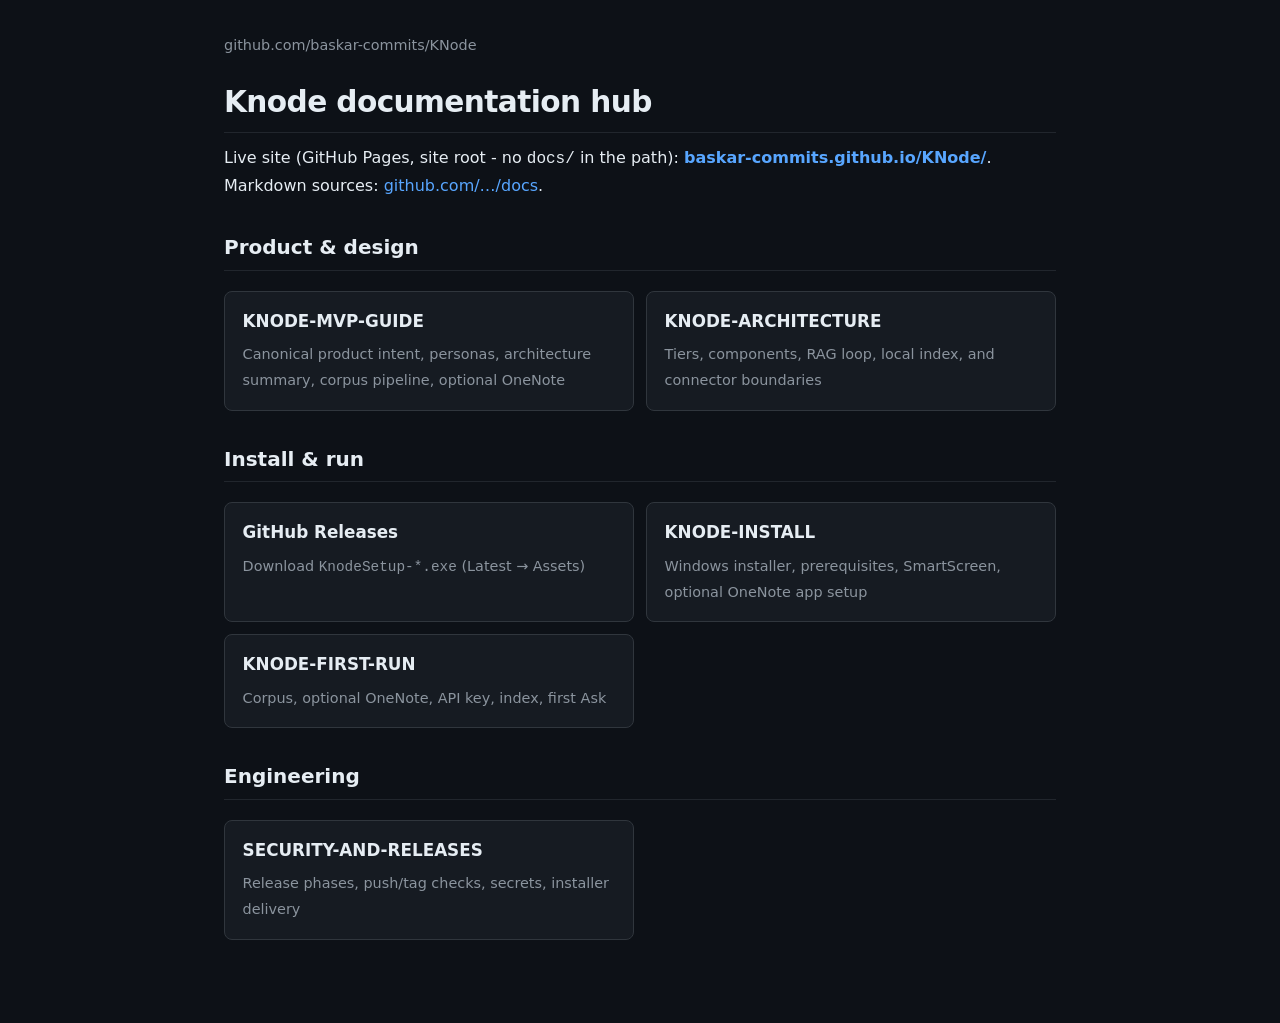
<file: docs/index.html>
﻿<!DOCTYPE html>
<html lang="en">
<head>
  <meta charset="utf-8" />
  <meta name="viewport" content="width=device-width, initial-scale=1" />
  <title>Knode - documentation hub</title>
  <link rel="stylesheet" href="assets/docs-html.css" />
</head>
<body>
  <div class="hub-inner">
    <a class="home" href="https://github.com/baskar-commits/KNode">github.com/baskar-commits/KNode</a>
    <h1>Knode documentation hub</h1>
    <p>Live site (GitHub Pages, site root - no <code>docs/</code> in the path): <strong><a href="https://baskar-commits.github.io/KNode/">baskar-commits.github.io/KNode/</a></strong>. Markdown sources: <a href="https://github.com/baskar-commits/KNode/tree/main/docs">github.com/…/docs</a>.</p>

    <h2>Product &amp; design</h2>
    <div class="cards">
      <a class="card" href="https://baskar-commits.github.io/KNode/KNODE-MVP-GUIDE.html"><strong>KNODE-MVP-GUIDE</strong><span>Canonical product intent, personas, architecture summary, corpus pipeline, optional OneNote</span></a>
      <a class="card" href="https://baskar-commits.github.io/KNode/KNODE-ARCHITECTURE.html"><strong>KNODE-ARCHITECTURE</strong><span>Tiers, components, RAG loop, local index, and connector boundaries</span></a>
    </div>

    <h2>Install &amp; run</h2>
    <div class="cards">
      <a class="card" href="https://github.com/baskar-commits/KNode/releases"><strong>GitHub Releases</strong><span>Download <code>KnodeSetup-*.exe</code> (Latest → Assets)</span></a>
      <a class="card" href="https://baskar-commits.github.io/KNode/KNODE-INSTALL.html"><strong>KNODE-INSTALL</strong><span>Windows installer, prerequisites, SmartScreen, optional OneNote app setup</span></a>
      <a class="card" href="https://baskar-commits.github.io/KNode/KNODE-FIRST-RUN.html"><strong>KNODE-FIRST-RUN</strong><span>Corpus, optional OneNote, API key, index, first Ask</span></a>
    </div>

    <h2>Engineering</h2>
    <div class="cards">
      <a class="card" href="https://github.com/baskar-commits/KNode/blob/main/docs/SECURITY-AND-RELEASES.md"><strong>SECURITY-AND-RELEASES</strong><span>Release phases, push/tag checks, secrets, installer delivery</span></a>
    </div>
  </div>
</body>
</html>
</file>
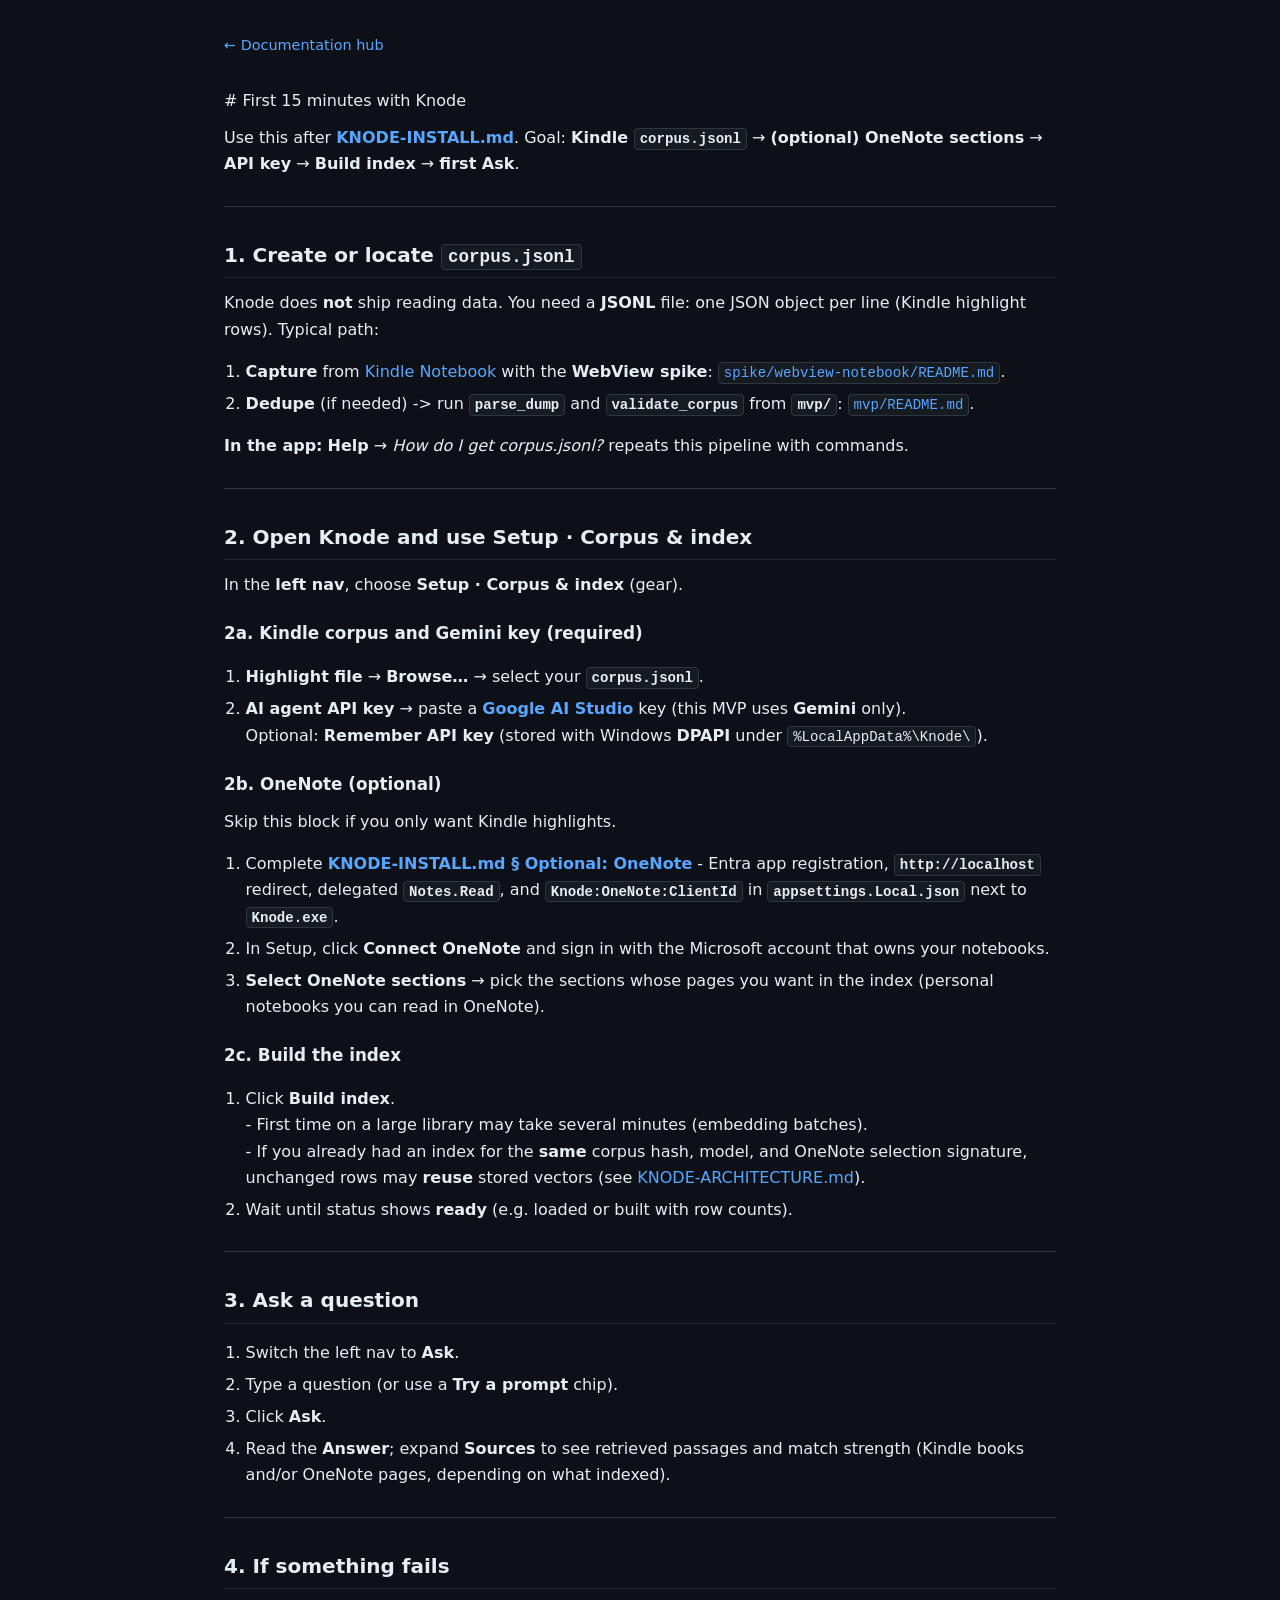
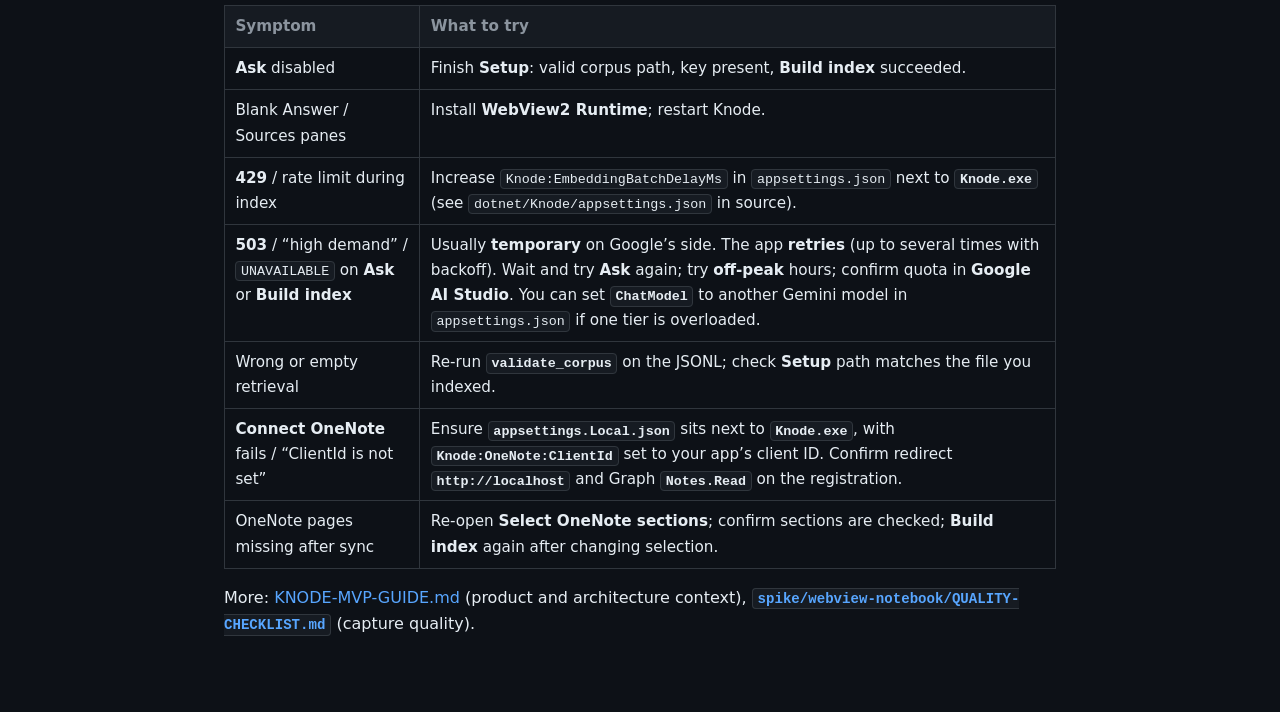
<file: docs/KNODE-FIRST-RUN.html>
<!DOCTYPE html>
<html lang="en">
<head>
  <meta charset="utf-8" />
  <meta name="viewport" content="width=device-width, initial-scale=1" />
  <title>Documentation | Knode docs</title>
  <link rel="stylesheet" href="assets/docs-html.css" />

</head>
<body>
  <article class="doc">
    <a class="back" href="index.html">← Documentation hub</a>
    <p>﻿# First 15 minutes with Knode</p>
<p>Use this after <strong><a href="KNODE-INSTALL.html">KNODE-INSTALL.md</a></strong>. Goal: <strong>Kindle <code>corpus.jsonl</code></strong> → <strong>(optional) OneNote sections</strong> → <strong>API key</strong> → <strong>Build index</strong> → <strong>first Ask</strong>.</p>
<hr />
<h2>1. Create or locate <code>corpus.jsonl</code></h2>
<p>Knode does <strong>not</strong> ship reading data. You need a <strong>JSONL</strong> file: one JSON object per line (Kindle highlight rows). Typical path:</p>
<ol>
<li><strong>Capture</strong> from <a href="https://read.amazon.com/notebook">Kindle Notebook</a> with the <strong>WebView spike</strong>: <a href="https://github.com/baskar-commits/KNode/blob/main/spike/webview-notebook/README.md"><code>spike/webview-notebook/README.md</code></a>.</li>
<li><strong>Dedupe</strong> (if needed) -&gt; run <strong><code>parse_dump</code></strong> and <strong><code>validate_corpus</code></strong> from <strong><code>mvp/</code></strong>: <a href="https://github.com/baskar-commits/KNode/blob/main/mvp/README.md"><code>mvp/README.md</code></a>.</li>
</ol>
<p><strong>In the app:</strong> <strong>Help</strong> → <em>How do I get corpus.jsonl?</em> repeats this pipeline with commands.</p>
<hr />
<h2>2. Open Knode and use <strong>Setup · Corpus &amp; index</strong></h2>
<p>In the <strong>left nav</strong>, choose <strong>Setup · Corpus &amp; index</strong> (gear).</p>
<h3>2a. Kindle corpus and Gemini key (required)</h3>
<ol>
<li><strong>Highlight file</strong> → <strong>Browse…</strong> → select your <strong><code>corpus.jsonl</code></strong>.</li>
<li><strong>AI agent API key</strong> → paste a <strong><a href="https://aistudio.google.com/apikey">Google AI Studio</a></strong> key (this MVP uses <strong>Gemini</strong> only).<br />
   Optional: <strong>Remember API key</strong> (stored with Windows <strong>DPAPI</strong> under <code>%LocalAppData%\Knode\</code>).</li>
</ol>
<h3>2b. OneNote (optional)</h3>
<p>Skip this block if you only want Kindle highlights.</p>
<ol>
<li>Complete <strong><a href="KNODE-INSTALL.html#optional-onenote-personal-or-work-microsoft-account">KNODE-INSTALL.md § Optional: OneNote</a></strong> - Entra app registration, <strong><code>http://localhost</code></strong> redirect, delegated <strong><code>Notes.Read</code></strong>, and <strong><code>Knode:OneNote:ClientId</code></strong> in <strong><code>appsettings.Local.json</code></strong> next to <strong><code>Knode.exe</code></strong>.</li>
<li>In Setup, click <strong>Connect OneNote</strong> and sign in with the Microsoft account that owns your notebooks.</li>
<li><strong>Select OneNote sections</strong> → pick the sections whose pages you want in the index (personal notebooks you can read in OneNote).</li>
</ol>
<h3>2c. Build the index</h3>
<ol>
<li>Click <strong>Build index</strong>.<br />
   - First time on a large library may take several minutes (embedding batches).<br />
   - If you already had an index for the <strong>same</strong> corpus hash, model, and OneNote selection signature, unchanged rows may <strong>reuse</strong> stored vectors (see <a href="KNODE-ARCHITECTURE.html">KNODE-ARCHITECTURE.md</a>).</li>
<li>Wait until status shows <strong>ready</strong> (e.g. loaded or built with row counts).</li>
</ol>
<hr />
<h2>3. Ask a question</h2>
<ol>
<li>Switch the left nav to <strong>Ask</strong>.</li>
<li>Type a question (or use a <strong>Try a prompt</strong> chip).</li>
<li>Click <strong>Ask</strong>.</li>
<li>Read the <strong>Answer</strong>; expand <strong>Sources</strong> to see retrieved passages and match strength (Kindle books and/or OneNote pages, depending on what indexed).</li>
</ol>
<hr />
<h2>4. If something fails</h2>
<table>
<thead>
<tr>
<th>Symptom</th>
<th>What to try</th>
</tr>
</thead>
<tbody>
<tr>
<td><strong>Ask</strong> disabled</td>
<td>Finish <strong>Setup</strong>: valid corpus path, key present, <strong>Build index</strong> succeeded.</td>
</tr>
<tr>
<td>Blank Answer / Sources panes</td>
<td>Install <strong>WebView2 Runtime</strong>; restart Knode.</td>
</tr>
<tr>
<td><strong>429</strong> / rate limit during index</td>
<td>Increase <code>Knode:EmbeddingBatchDelayMs</code> in <code>appsettings.json</code> next to <strong><code>Knode.exe</code></strong> (see <code>dotnet/Knode/appsettings.json</code> in source).</td>
</tr>
<tr>
<td><strong>503</strong> / “high demand” / <code>UNAVAILABLE</code> on <strong>Ask</strong> or <strong>Build index</strong></td>
<td>Usually <strong>temporary</strong> on Google’s side. The app <strong>retries</strong> (up to several times with backoff). Wait and try <strong>Ask</strong> again; try <strong>off-peak</strong> hours; confirm quota in <strong>Google AI Studio</strong>. You can set <strong><code>ChatModel</code></strong> to another Gemini model in <code>appsettings.json</code> if one tier is overloaded.</td>
</tr>
<tr>
<td>Wrong or empty retrieval</td>
<td>Re-run <strong><code>validate_corpus</code></strong> on the JSONL; check <strong>Setup</strong> path matches the file you indexed.</td>
</tr>
<tr>
<td><strong>Connect OneNote</strong> fails / “ClientId is not set”</td>
<td>Ensure <strong><code>appsettings.Local.json</code></strong> sits next to <strong><code>Knode.exe</code></strong>, with <strong><code>Knode:OneNote:ClientId</code></strong> set to your app’s client ID. Confirm redirect <strong><code>http://localhost</code></strong> and Graph <strong><code>Notes.Read</code></strong> on the registration.</td>
</tr>
<tr>
<td>OneNote pages missing after sync</td>
<td>Re-open <strong>Select OneNote sections</strong>; confirm sections are checked; <strong>Build index</strong> again after changing selection.</td>
</tr>
</tbody>
</table>
<p>More: <a href="KNODE-MVP-GUIDE.html">KNODE-MVP-GUIDE.md</a> (product and architecture context), <strong><a href="https://github.com/baskar-commits/KNode/blob/main/spike/webview-notebook/QUALITY-CHECKLIST.md"><code>spike/webview-notebook/QUALITY-CHECKLIST.md</code></a></strong> (capture quality).</p>
  </article>

</body>
</html>
</file>
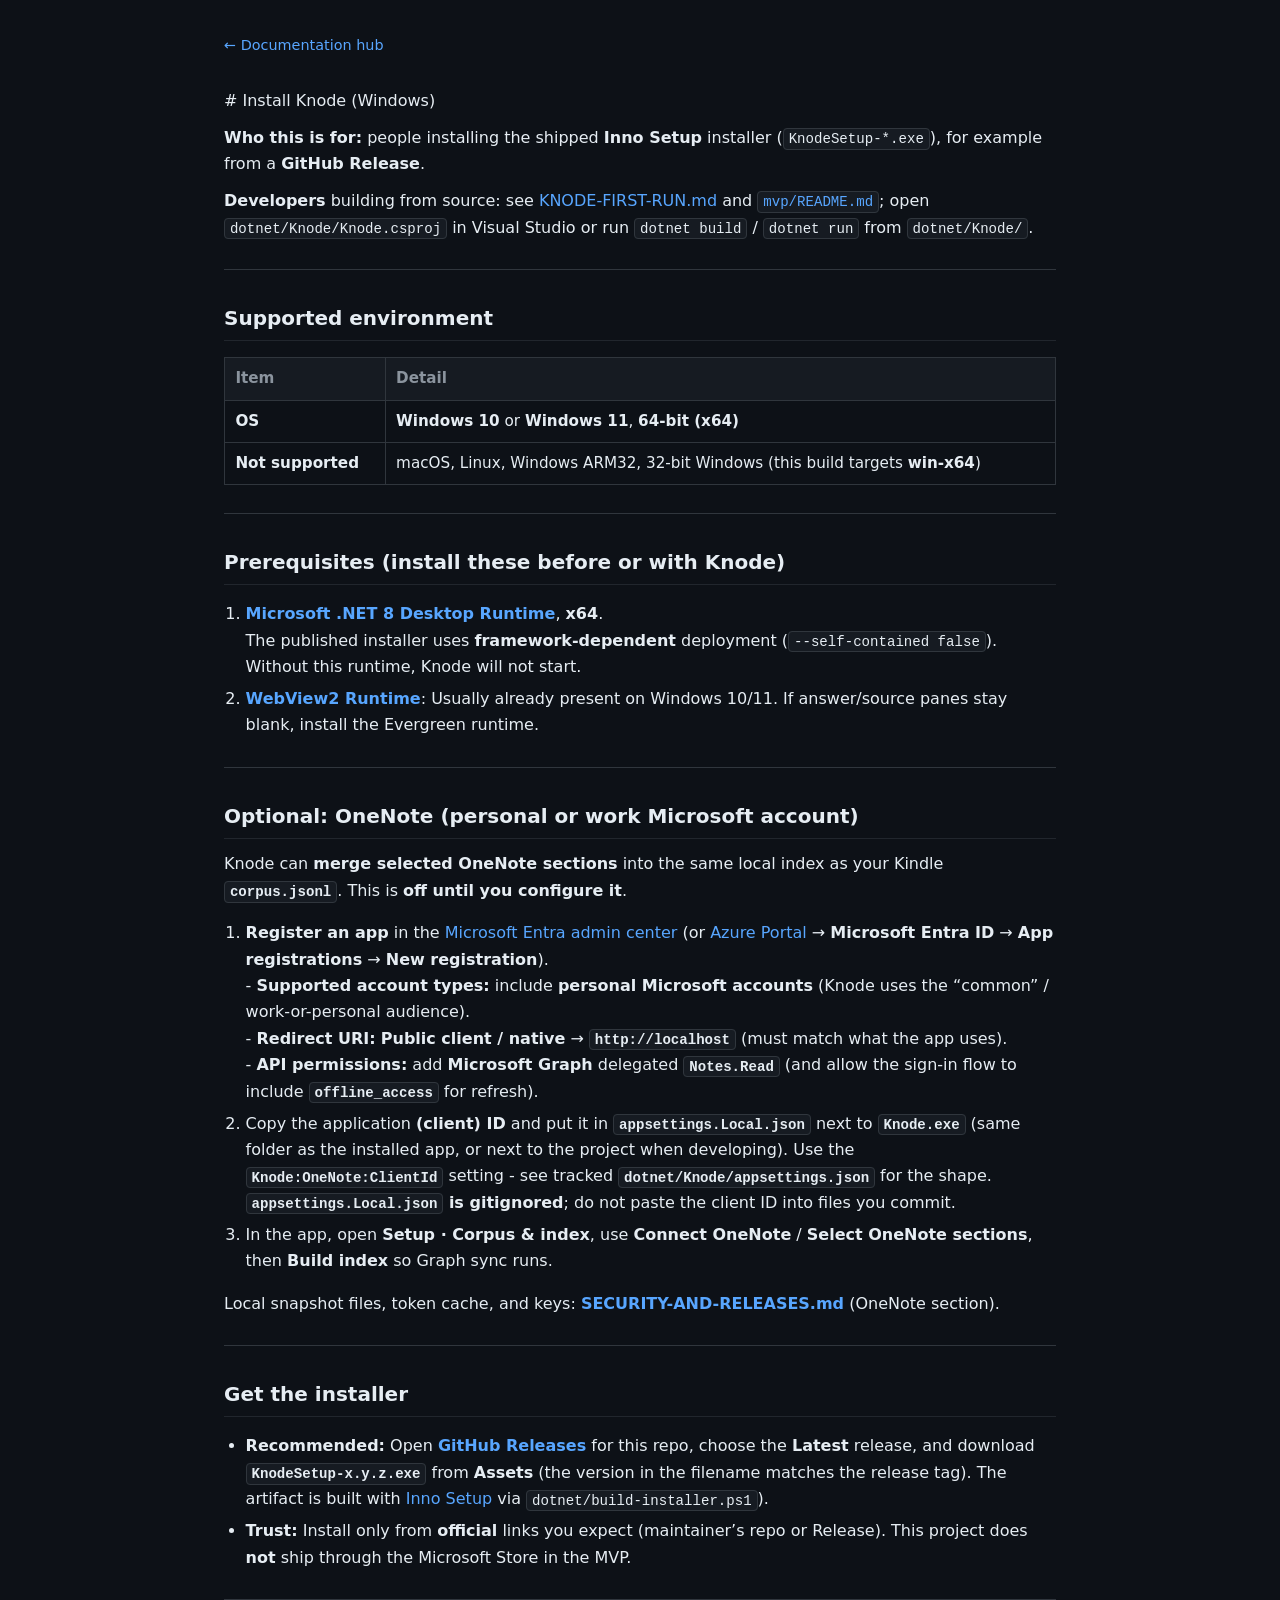
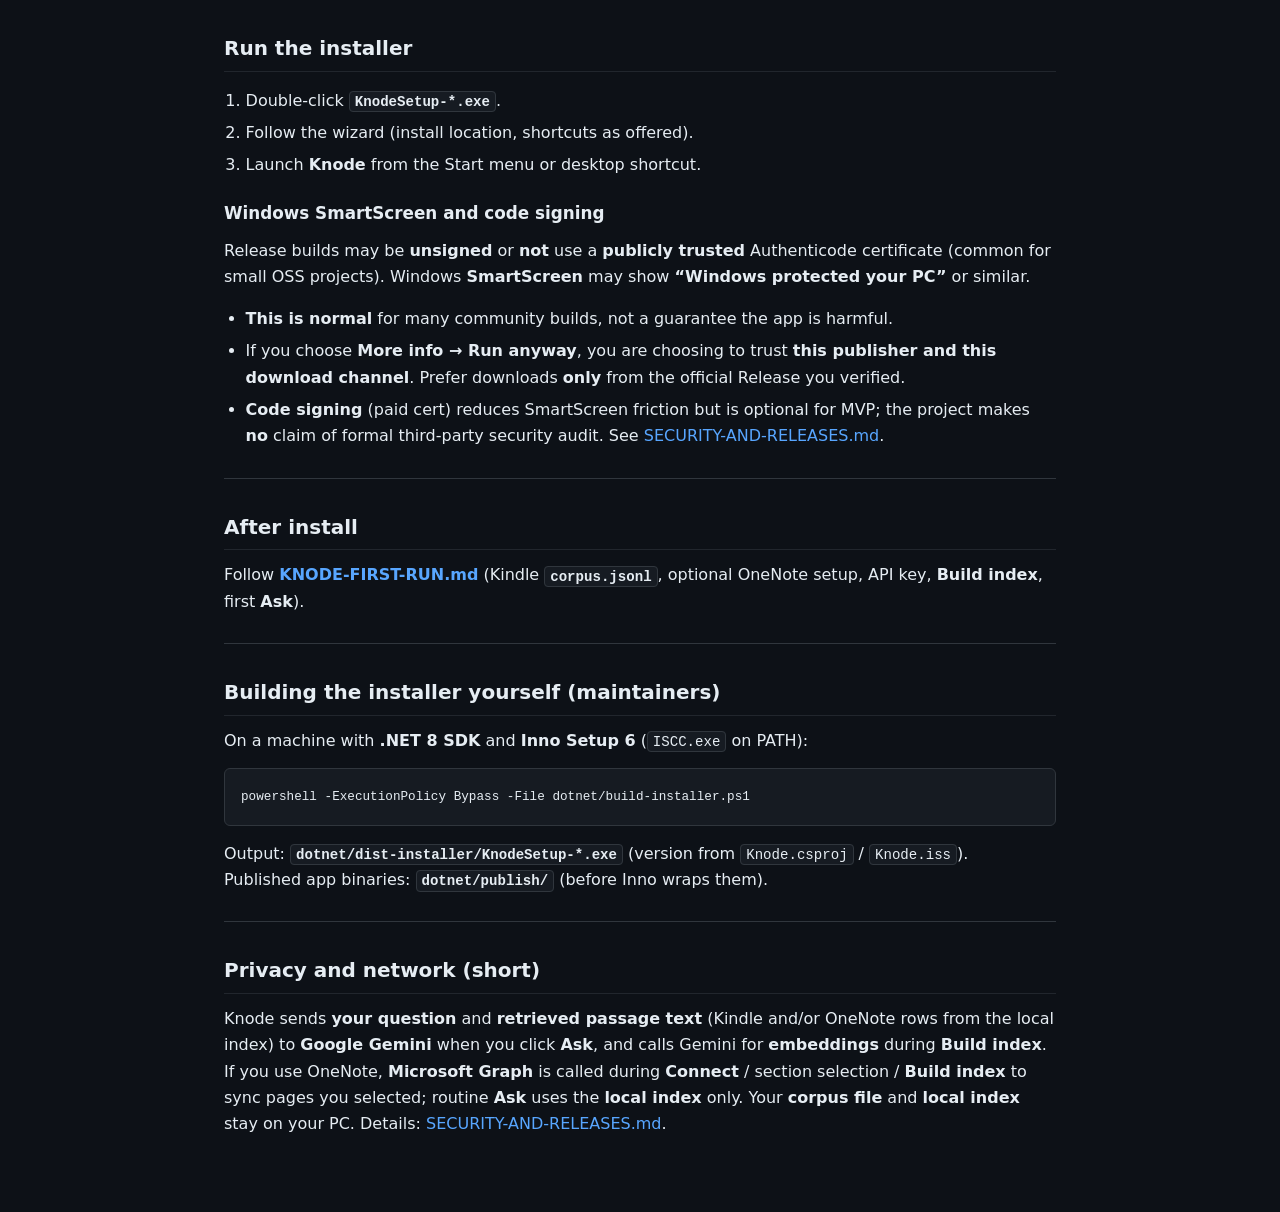
<file: docs/KNODE-INSTALL.html>
<!DOCTYPE html>
<html lang="en">
<head>
  <meta charset="utf-8" />
  <meta name="viewport" content="width=device-width, initial-scale=1" />
  <title>Documentation | Knode docs</title>
  <link rel="stylesheet" href="assets/docs-html.css" />

</head>
<body>
  <article class="doc">
    <a class="back" href="index.html">← Documentation hub</a>
    <p>﻿# Install Knode (Windows)</p>
<p><strong>Who this is for:</strong> people installing the shipped <strong>Inno Setup</strong> installer (<code>KnodeSetup-*.exe</code>), for example from a <strong>GitHub Release</strong>.</p>
<p><strong>Developers</strong> building from source: see <a href="KNODE-FIRST-RUN.html">KNODE-FIRST-RUN.md</a> and <a href="https://github.com/baskar-commits/KNode/blob/main/mvp/README.md"><code>mvp/README.md</code></a>; open <code>dotnet/Knode/Knode.csproj</code> in Visual Studio or run <code>dotnet build</code> / <code>dotnet run</code> from <code>dotnet/Knode/</code>.</p>
<hr />
<h2>Supported environment</h2>
<table>
<thead>
<tr>
<th>Item</th>
<th>Detail</th>
</tr>
</thead>
<tbody>
<tr>
<td><strong>OS</strong></td>
<td><strong>Windows 10</strong> or <strong>Windows 11</strong>, <strong>64-bit (x64)</strong></td>
</tr>
<tr>
<td><strong>Not supported</strong></td>
<td>macOS, Linux, Windows ARM32, 32-bit Windows (this build targets <strong>win-x64</strong>)</td>
</tr>
</tbody>
</table>
<hr />
<h2>Prerequisites (install these before or with Knode)</h2>
<ol>
<li><strong><a href="https://dotnet.microsoft.com/download/dotnet/8.0">Microsoft .NET 8 <strong>Desktop</strong> Runtime</a></strong>, <strong>x64</strong>.<br />
   The published installer uses <strong>framework-dependent</strong> deployment (<code>--self-contained false</code>). Without this runtime, Knode will not start.</li>
<li><strong><a href="https://developer.microsoft.com/microsoft-edge/webview2/">WebView2 Runtime</a></strong>: Usually already present on Windows 10/11. If answer/source panes stay blank, install the Evergreen runtime.</li>
</ol>
<hr />
<h2 id="optional-onenote-personal-or-work-microsoft-account">Optional: OneNote (personal or work Microsoft account)</h2>

<p>Knode can <strong>merge selected OneNote sections</strong> into the same local index as your Kindle <strong><code>corpus.jsonl</code></strong>. This is <strong>off until you configure it</strong>.</p>
<ol>
<li><strong>Register an app</strong> in the <a href="https://entra.microsoft.com/">Microsoft Entra admin center</a> (or <a href="https://portal.azure.com/">Azure Portal</a> → <strong>Microsoft Entra ID</strong> → <strong>App registrations</strong> → <strong>New registration</strong>).<br />
   - <strong>Supported account types:</strong> include <strong>personal Microsoft accounts</strong> (Knode uses the “common” / work-or-personal audience).<br />
   - <strong>Redirect URI:</strong> <strong>Public client / native</strong> → <strong><code>http://localhost</code></strong> (must match what the app uses).<br />
   - <strong>API permissions:</strong> add <strong>Microsoft Graph</strong> delegated <strong><code>Notes.Read</code></strong> (and allow the sign-in flow to include <strong><code>offline_access</code></strong> for refresh).</li>
<li>Copy the application <strong>(client) ID</strong> and put it in <strong><code>appsettings.Local.json</code></strong> next to <strong><code>Knode.exe</code></strong> (same folder as the installed app, or next to the project when developing). Use the <strong><code>Knode:OneNote:ClientId</code></strong> setting - see tracked <strong><code>dotnet/Knode/appsettings.json</code></strong> for the shape. <strong><code>appsettings.Local.json</code> is gitignored</strong>; do not paste the client ID into files you commit.</li>
<li>In the app, open <strong>Setup · Corpus &amp; index</strong>, use <strong>Connect OneNote</strong> / <strong>Select OneNote sections</strong>, then <strong>Build index</strong> so Graph sync runs.</li>
</ol>
<p>Local snapshot files, token cache, and keys: <strong><a href="https://github.com/baskar-commits/KNode/blob/main/docs/SECURITY-AND-RELEASES.md">SECURITY-AND-RELEASES.md</a></strong> (OneNote section).</p>
<hr />
<h2>Get the installer</h2>
<ul>
<li><strong>Recommended:</strong> Open <strong><a href="https://github.com/baskar-commits/KNode/releases">GitHub Releases</a></strong> for this repo, choose the <strong>Latest</strong> release, and download <strong><code>KnodeSetup-x.y.z.exe</code></strong> from <strong>Assets</strong> (the version in the filename matches the release tag). The artifact is built with <a href="https://jrsoftware.org/isinfo.php">Inno Setup</a> via <code>dotnet/build-installer.ps1</code>).</li>
<li><strong>Trust:</strong> Install only from <strong>official</strong> links you expect (maintainer’s repo or Release). This project does <strong>not</strong> ship through the Microsoft Store in the MVP.</li>
</ul>
<hr />
<h2>Run the installer</h2>
<ol>
<li>Double-click <strong><code>KnodeSetup-*.exe</code></strong>.</li>
<li>Follow the wizard (install location, shortcuts as offered).</li>
<li>Launch <strong>Knode</strong> from the Start menu or desktop shortcut.</li>
</ol>
<h3>Windows SmartScreen and code signing</h3>
<p>Release builds may be <strong>unsigned</strong> or <strong>not</strong> use a <strong>publicly trusted</strong> Authenticode certificate (common for small OSS projects). Windows <strong>SmartScreen</strong> may show <strong>“Windows protected your PC”</strong> or similar.</p>
<ul>
<li><strong>This is normal</strong> for many community builds, not a guarantee the app is harmful.</li>
<li>If you choose <strong>More info → Run anyway</strong>, you are choosing to trust <strong>this publisher and this download channel</strong>. Prefer downloads <strong>only</strong> from the official Release you verified.</li>
<li><strong>Code signing</strong> (paid cert) reduces SmartScreen friction but is optional for MVP; the project makes <strong>no</strong> claim of formal third-party security audit. See <a href="https://github.com/baskar-commits/KNode/blob/main/docs/SECURITY-AND-RELEASES.md">SECURITY-AND-RELEASES.md</a>.</li>
</ul>
<hr />
<h2>After install</h2>
<p>Follow <strong><a href="KNODE-FIRST-RUN.html">KNODE-FIRST-RUN.md</a></strong> (Kindle <strong><code>corpus.jsonl</code></strong>, optional OneNote setup, API key, <strong>Build index</strong>, first <strong>Ask</strong>).</p>
<hr />
<h2>Building the installer yourself (maintainers)</h2>
<p>On a machine with <strong>.NET 8 SDK</strong> and <strong>Inno Setup 6</strong> (<code>ISCC.exe</code> on PATH):</p>
<pre><code class="language-powershell">powershell -ExecutionPolicy Bypass -File dotnet/build-installer.ps1
</code></pre>
<p>Output: <strong><code>dotnet/dist-installer/KnodeSetup-*.exe</code></strong> (version from <code>Knode.csproj</code> / <code>Knode.iss</code>).<br />
Published app binaries: <strong><code>dotnet/publish/</code></strong> (before Inno wraps them).</p>
<hr />
<h2>Privacy and network (short)</h2>
<p>Knode sends <strong>your question</strong> and <strong>retrieved passage text</strong> (Kindle and/or OneNote rows from the local index) to <strong>Google Gemini</strong> when you click <strong>Ask</strong>, and calls Gemini for <strong>embeddings</strong> during <strong>Build index</strong>. If you use OneNote, <strong>Microsoft Graph</strong> is called during <strong>Connect</strong> / section selection / <strong>Build index</strong> to sync pages you selected; routine <strong>Ask</strong> uses the <strong>local index</strong> only. Your <strong>corpus file</strong> and <strong>local index</strong> stay on your PC. Details: <a href="https://github.com/baskar-commits/KNode/blob/main/docs/SECURITY-AND-RELEASES.md">SECURITY-AND-RELEASES.md</a>.</p>
  </article>

</body>
</html>
</file>
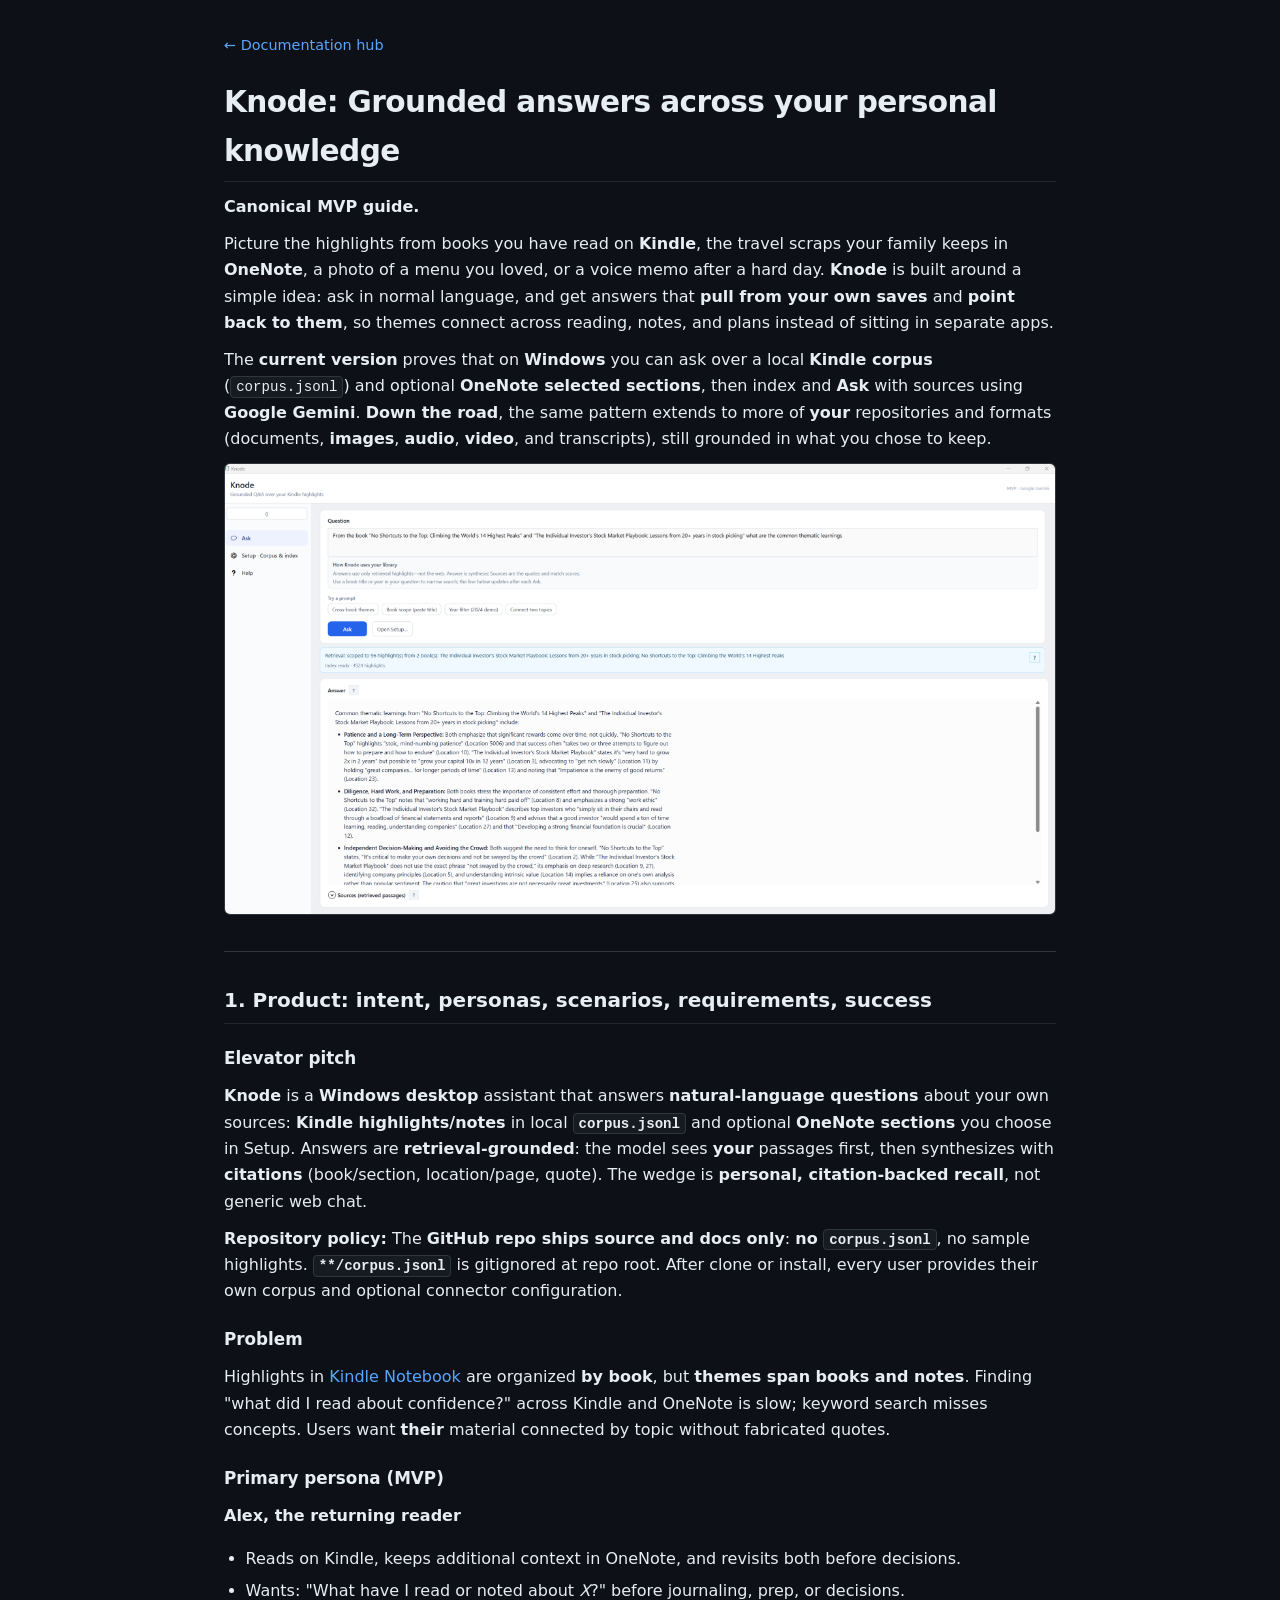
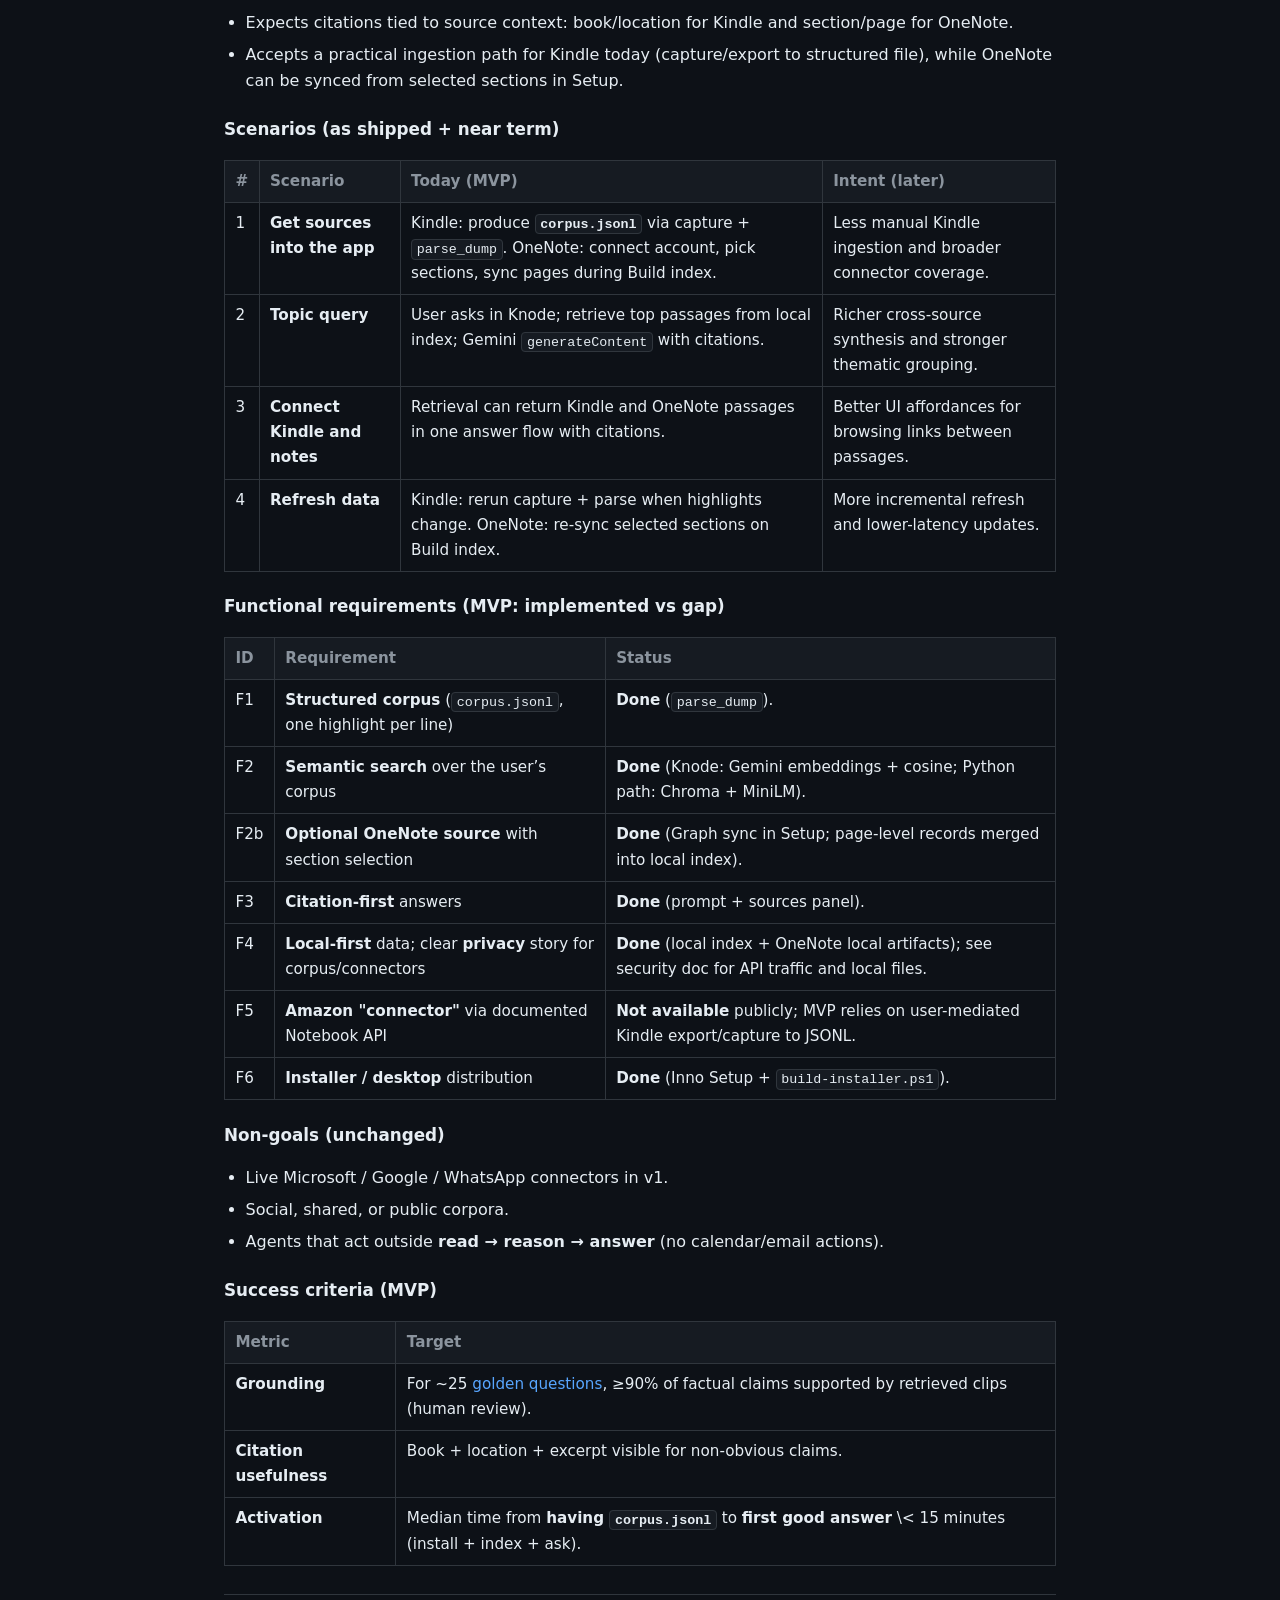
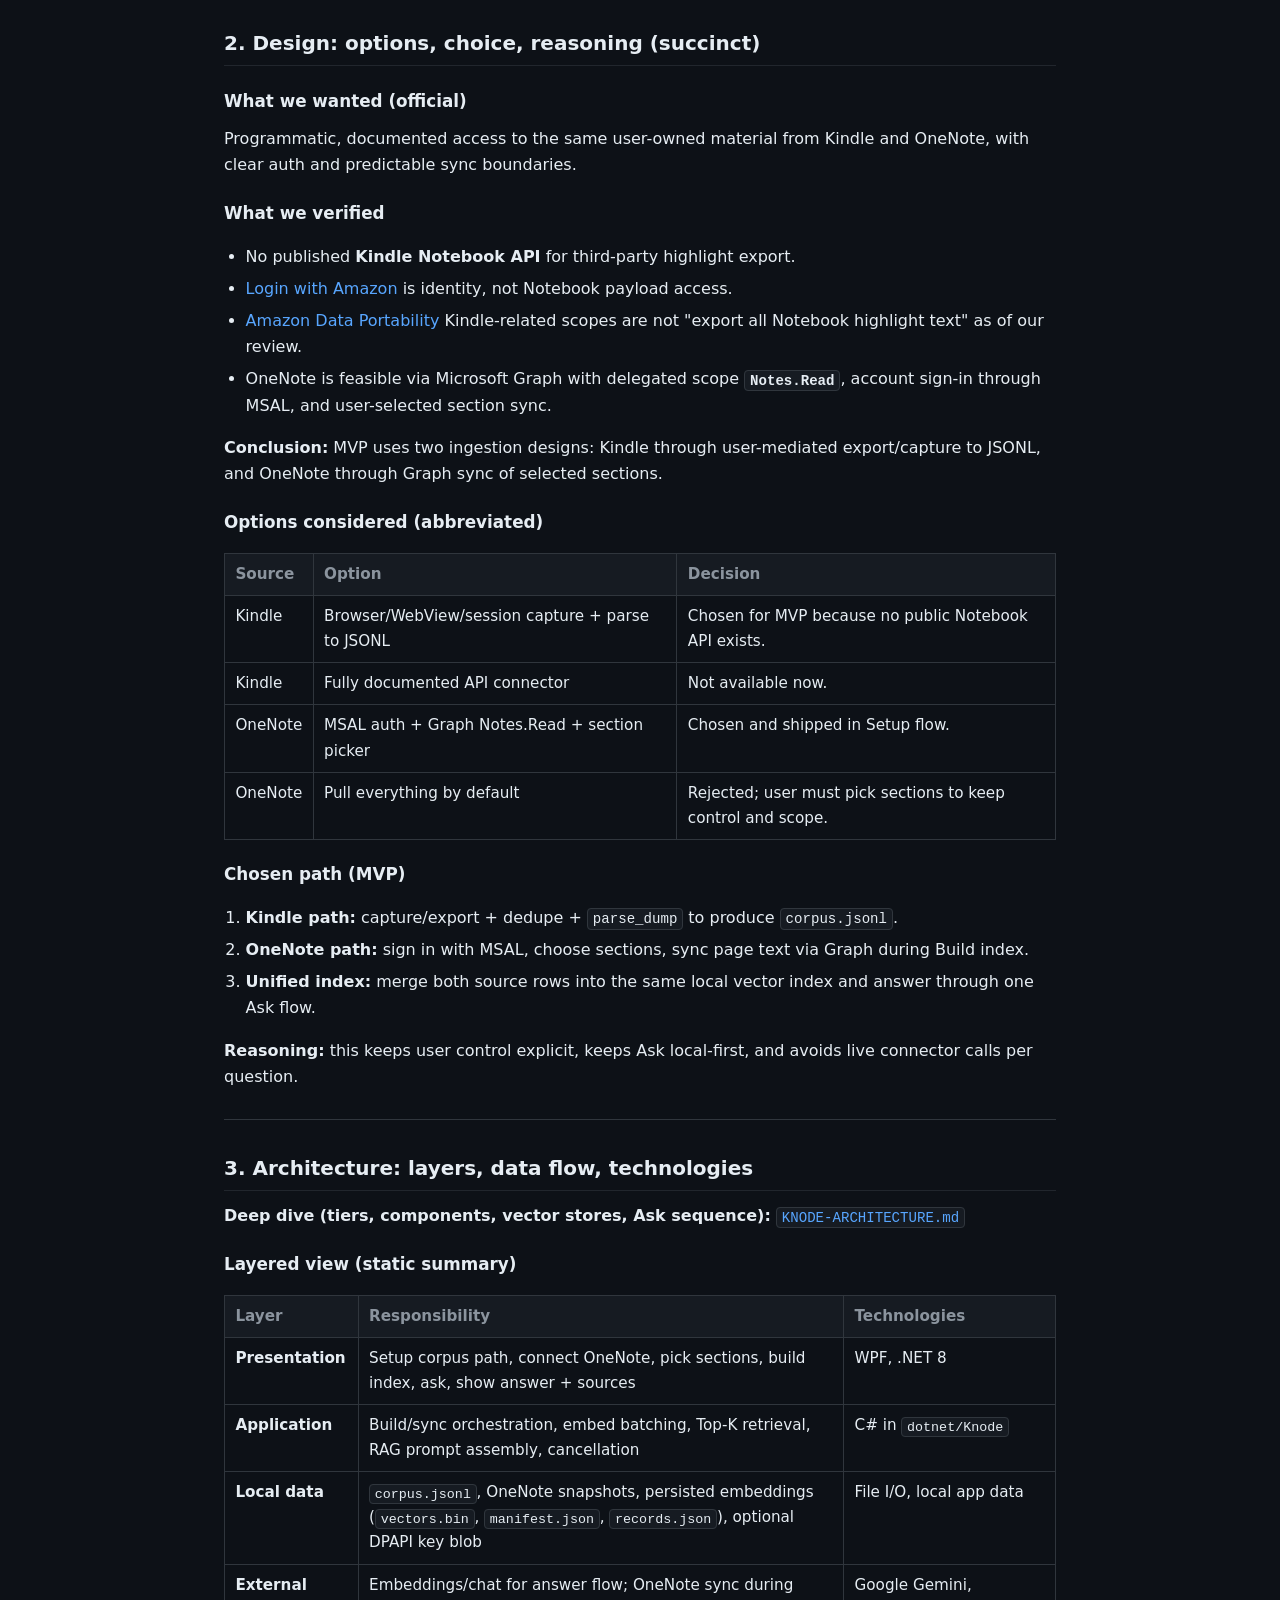
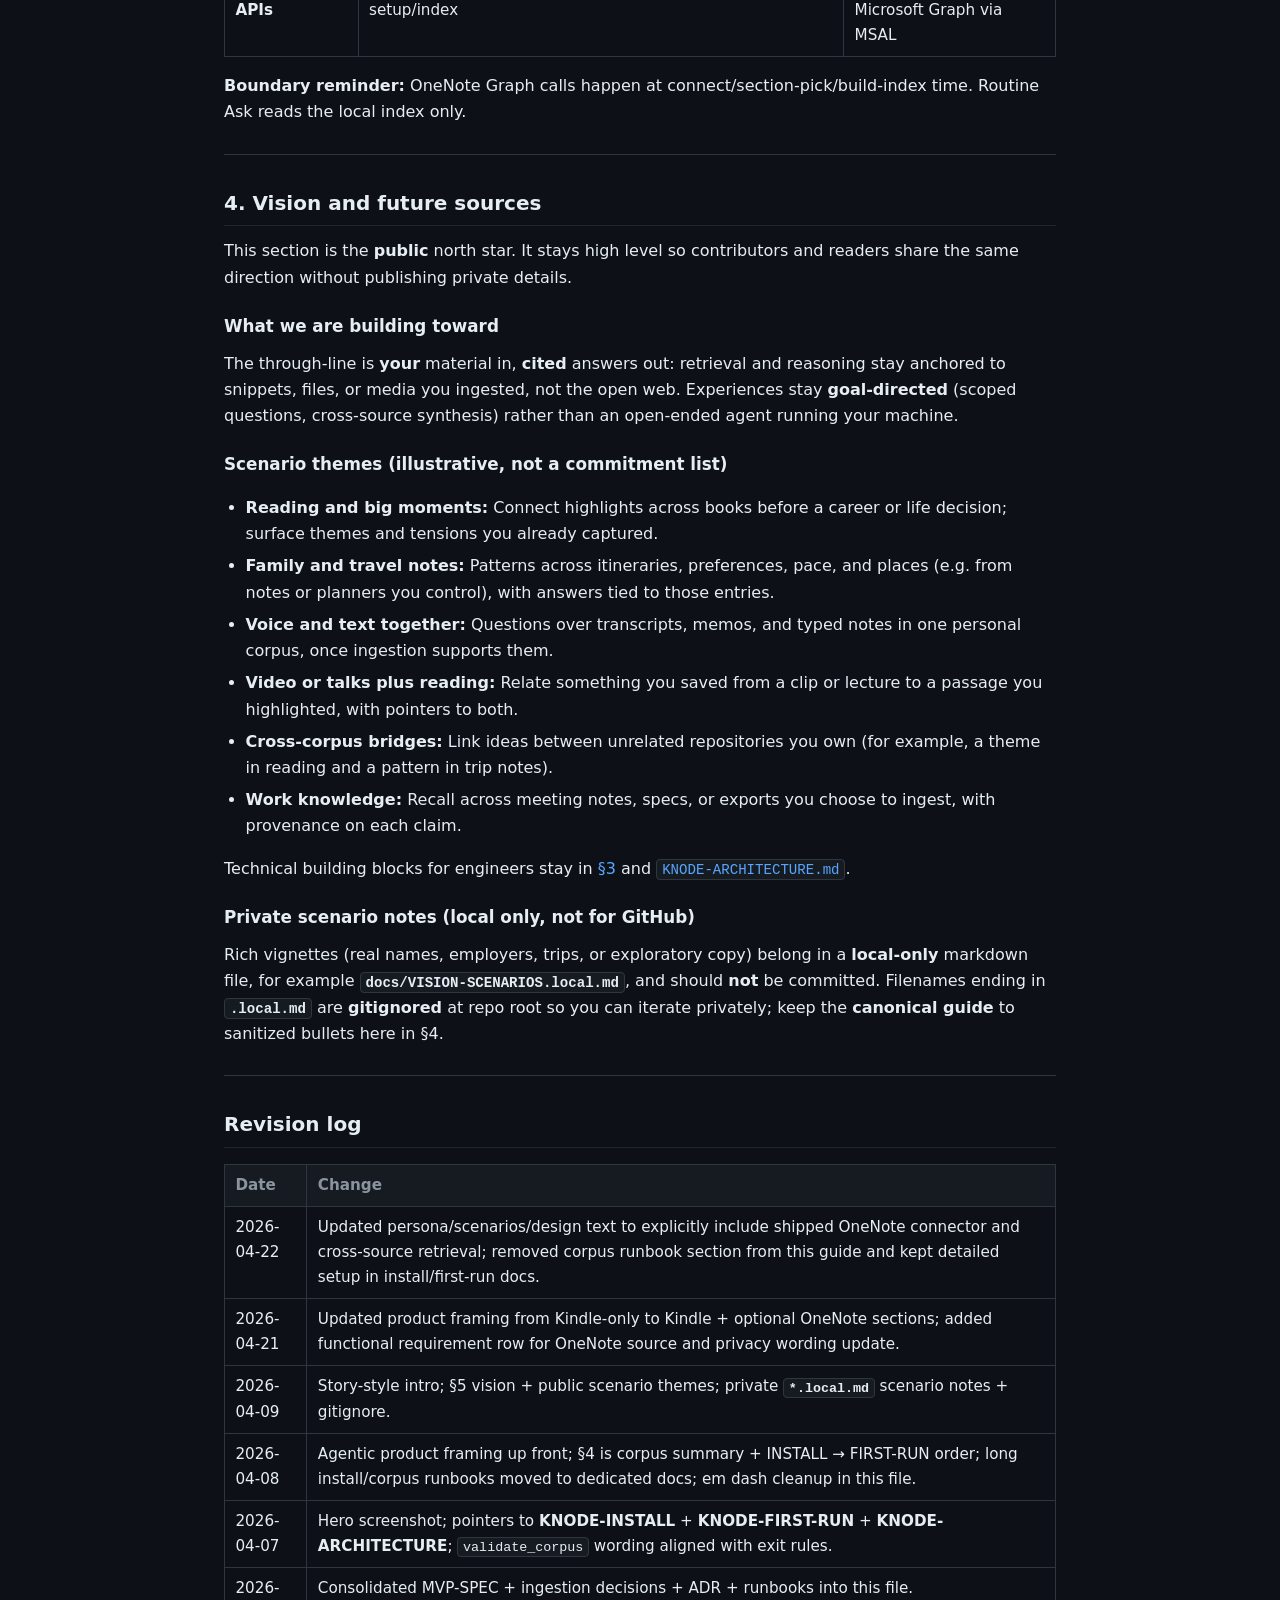
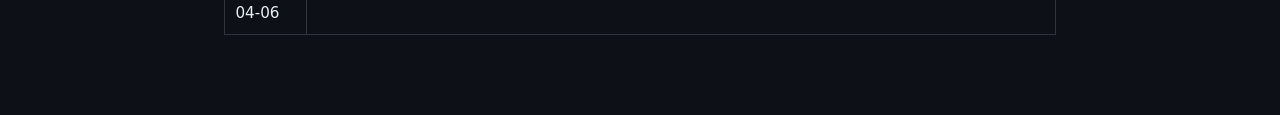
<file: docs/KNODE-MVP-GUIDE.html>
<!DOCTYPE html>
<html lang="en">
<head>
  <meta charset="utf-8" />
  <meta name="viewport" content="width=device-width, initial-scale=1" />
  <title>Knode: Grounded answers across your personal knowledge | Knode docs</title>
  <link rel="stylesheet" href="assets/docs-html.css" />

</head>
<body>
  <article class="doc">
    <a class="back" href="index.html">← Documentation hub</a>
    <h1>Knode: Grounded answers across your personal knowledge</h1>
<p><strong>Canonical MVP guide.</strong></p>
<p>Picture the highlights from books you have read on <strong>Kindle</strong>, the travel scraps your family keeps in <strong>OneNote</strong>, a photo of a menu you loved, or a voice memo after a hard day. <strong>Knode</strong> is built around a simple idea: ask in normal language, and get answers that <strong>pull from your own saves</strong> and <strong>point back to them</strong>, so themes connect across reading, notes, and plans instead of sitting in separate apps.</p>
<p>The <strong>current version</strong> proves that on <strong>Windows</strong> you can ask over a local <strong>Kindle corpus</strong> (<code>corpus.jsonl</code>) and optional <strong>OneNote selected sections</strong>, then index and <strong>Ask</strong> with sources using <strong>Google Gemini</strong>. <strong>Down the road</strong>, the same pattern extends to more of <strong>your</strong> repositories and formats (documents, <strong>images</strong>, <strong>audio</strong>, <strong>video</strong>, and transcripts), still grounded in what you chose to keep.</p>
<p><img alt="Knode Ask UI: question, coaching, answer, and collapsible sources" src="images/knode-ask-ui.png" /></p>
<hr />
<h2>1. Product: intent, personas, scenarios, requirements, success</h2>
<h3>Elevator pitch</h3>
<p><strong>Knode</strong> is a <strong>Windows desktop</strong> assistant that answers <strong>natural-language questions</strong> about your own sources: <strong>Kindle highlights/notes</strong> in local <strong><code>corpus.jsonl</code></strong> and optional <strong>OneNote sections</strong> you choose in Setup. Answers are <strong>retrieval-grounded</strong>: the model sees <strong>your</strong> passages first, then synthesizes with <strong>citations</strong> (book/section, location/page, quote). The wedge is <strong>personal, citation-backed recall</strong>, not generic web chat.</p>
<p><strong>Repository policy:</strong> The <strong>GitHub repo ships source and docs only</strong>: <strong>no <code>corpus.jsonl</code></strong>, no sample highlights. <strong><code>**/corpus.jsonl</code></strong> is gitignored at repo root. After clone or install, every user provides their own corpus and optional connector configuration.</p>
<h3>Problem</h3>
<p>Highlights in <a href="https://read.amazon.com/notebook">Kindle Notebook</a> are organized <strong>by book</strong>, but <strong>themes span books and notes</strong>. Finding "what did I read about confidence?" across Kindle and OneNote is slow; keyword search misses concepts. Users want <strong>their</strong> material connected by topic without fabricated quotes.</p>
<h3>Primary persona (MVP)</h3>
<p><strong>Alex, the returning reader</strong></p>
<ul>
<li>Reads on Kindle, keeps additional context in OneNote, and revisits both before decisions.</li>
<li>Wants: "What have I read or noted about <em>X</em>?" before journaling, prep, or decisions.</li>
<li>Expects citations tied to source context: book/location for Kindle and section/page for OneNote.</li>
<li>Accepts a practical ingestion path for Kindle today (capture/export to structured file), while OneNote can be synced from selected sections in Setup.</li>
</ul>
<h3>Scenarios (as shipped + near term)</h3>
<table>
<thead>
<tr>
<th>#</th>
<th>Scenario</th>
<th>Today (MVP)</th>
<th>Intent (later)</th>
</tr>
</thead>
<tbody>
<tr>
<td>1</td>
<td><strong>Get sources into the app</strong></td>
<td>Kindle: produce <strong><code>corpus.jsonl</code></strong> via capture + <code>parse_dump</code>. OneNote: connect account, pick sections, sync pages during Build index.</td>
<td>Less manual Kindle ingestion and broader connector coverage.</td>
</tr>
<tr>
<td>2</td>
<td><strong>Topic query</strong></td>
<td>User asks in Knode; retrieve top passages from local index; Gemini <code>generateContent</code> with citations.</td>
<td>Richer cross-source synthesis and stronger thematic grouping.</td>
</tr>
<tr>
<td>3</td>
<td><strong>Connect Kindle and notes</strong></td>
<td>Retrieval can return Kindle and OneNote passages in one answer flow with citations.</td>
<td>Better UI affordances for browsing links between passages.</td>
</tr>
<tr>
<td>4</td>
<td><strong>Refresh data</strong></td>
<td>Kindle: rerun capture + parse when highlights change. OneNote: re-sync selected sections on Build index.</td>
<td>More incremental refresh and lower-latency updates.</td>
</tr>
</tbody>
</table>
<h3>Functional requirements (MVP: implemented vs gap)</h3>
<table>
<thead>
<tr>
<th>ID</th>
<th>Requirement</th>
<th>Status</th>
</tr>
</thead>
<tbody>
<tr>
<td>F1</td>
<td><strong>Structured corpus</strong> (<code>corpus.jsonl</code>, one highlight per line)</td>
<td><strong>Done</strong> (<code>parse_dump</code>).</td>
</tr>
<tr>
<td>F2</td>
<td><strong>Semantic search</strong> over the user’s corpus</td>
<td><strong>Done</strong> (Knode: Gemini embeddings + cosine; Python path: Chroma + MiniLM).</td>
</tr>
<tr>
<td>F2b</td>
<td><strong>Optional OneNote source</strong> with section selection</td>
<td><strong>Done</strong> (Graph sync in Setup; page-level records merged into local index).</td>
</tr>
<tr>
<td>F3</td>
<td><strong>Citation-first</strong> answers</td>
<td><strong>Done</strong> (prompt + sources panel).</td>
</tr>
<tr>
<td>F4</td>
<td><strong>Local-first</strong> data; clear <strong>privacy</strong> story for corpus/connectors</td>
<td><strong>Done</strong> (local index + OneNote local artifacts); see security doc for API traffic and local files.</td>
</tr>
<tr>
<td>F5</td>
<td><strong>Amazon "connector"</strong> via documented Notebook API</td>
<td><strong>Not available</strong> publicly; MVP relies on user-mediated Kindle export/capture to JSONL.</td>
</tr>
<tr>
<td>F6</td>
<td><strong>Installer / desktop</strong> distribution</td>
<td><strong>Done</strong> (Inno Setup + <code>build-installer.ps1</code>).</td>
</tr>
</tbody>
</table>
<h3>Non-goals (unchanged)</h3>
<ul>
<li>Live Microsoft / Google / WhatsApp connectors in v1.</li>
<li>Social, shared, or public corpora.</li>
<li>Agents that act outside <strong>read → reason → answer</strong> (no calendar/email actions).</li>
</ul>
<h3>Success criteria (MVP)</h3>
<table>
<thead>
<tr>
<th>Metric</th>
<th>Target</th>
</tr>
</thead>
<tbody>
<tr>
<td><strong>Grounding</strong></td>
<td>For ~25 <a href="https://github.com/baskar-commits/KNode/blob/main/eval/GOLDEN-QUESTIONS.md">golden questions</a>, ≥90% of factual claims supported by retrieved clips (human review).</td>
</tr>
<tr>
<td><strong>Citation usefulness</strong></td>
<td>Book + location + excerpt visible for non-obvious claims.</td>
</tr>
<tr>
<td><strong>Activation</strong></td>
<td>Median time from <strong>having <code>corpus.jsonl</code></strong> to <strong>first good answer</strong> \&lt; 15 minutes (install + index + ask).</td>
</tr>
</tbody>
</table>
<hr />
<h2>2. Design: options, choice, reasoning (succinct)</h2>
<h3>What we wanted (official)</h3>
<p>Programmatic, documented access to the same user-owned material from Kindle and OneNote, with clear auth and predictable sync boundaries.</p>
<h3>What we verified</h3>
<ul>
<li>No published <strong>Kindle Notebook API</strong> for third-party highlight export.</li>
<li><a href="https://developer.amazon.com/docs/login-with-amazon/documentation-overview.html">Login with Amazon</a> is identity, not Notebook payload access.</li>
<li><a href="https://developer.amazon.com/docs/amazon-data-portability/overview.html">Amazon Data Portability</a> Kindle-related scopes are not "export all Notebook highlight text" as of our review.</li>
<li>OneNote is feasible via Microsoft Graph with delegated scope <strong><code>Notes.Read</code></strong>, account sign-in through MSAL, and user-selected section sync.</li>
</ul>
<p><strong>Conclusion:</strong> MVP uses two ingestion designs: Kindle through user-mediated export/capture to JSONL, and OneNote through Graph sync of selected sections.</p>
<h3>Options considered (abbreviated)</h3>
<table>
<thead>
<tr>
<th>Source</th>
<th>Option</th>
<th>Decision</th>
</tr>
</thead>
<tbody>
<tr>
<td>Kindle</td>
<td>Browser/WebView/session capture + parse to JSONL</td>
<td>Chosen for MVP because no public Notebook API exists.</td>
</tr>
<tr>
<td>Kindle</td>
<td>Fully documented API connector</td>
<td>Not available now.</td>
</tr>
<tr>
<td>OneNote</td>
<td>MSAL auth + Graph Notes.Read + section picker</td>
<td>Chosen and shipped in Setup flow.</td>
</tr>
<tr>
<td>OneNote</td>
<td>Pull everything by default</td>
<td>Rejected; user must pick sections to keep control and scope.</td>
</tr>
</tbody>
</table>
<h3>Chosen path (MVP)</h3>
<ol>
<li><strong>Kindle path:</strong> capture/export + dedupe + <code>parse_dump</code> to produce <code>corpus.jsonl</code>.</li>
<li><strong>OneNote path:</strong> sign in with MSAL, choose sections, sync page text via Graph during Build index.</li>
<li><strong>Unified index:</strong> merge both source rows into the same local vector index and answer through one Ask flow.</li>
</ol>
<p><strong>Reasoning:</strong> this keeps user control explicit, keeps Ask local-first, and avoids live connector calls per question.</p>
<hr />
<h2>3. Architecture: layers, data flow, technologies</h2>
<p><strong>Deep dive (tiers, components, vector stores, Ask sequence):</strong> <a href="KNODE-ARCHITECTURE.html"><code>KNODE-ARCHITECTURE.md</code></a></p>
<h3>Layered view (static summary)</h3>
<table>
<thead>
<tr>
<th>Layer</th>
<th>Responsibility</th>
<th>Technologies</th>
</tr>
</thead>
<tbody>
<tr>
<td><strong>Presentation</strong></td>
<td>Setup corpus path, connect OneNote, pick sections, build index, ask, show answer + sources</td>
<td>WPF, .NET 8</td>
</tr>
<tr>
<td><strong>Application</strong></td>
<td>Build/sync orchestration, embed batching, Top-K retrieval, RAG prompt assembly, cancellation</td>
<td>C# in <code>dotnet/Knode</code></td>
</tr>
<tr>
<td><strong>Local data</strong></td>
<td><code>corpus.jsonl</code>, OneNote snapshots, persisted embeddings (<code>vectors.bin</code>, <code>manifest.json</code>, <code>records.json</code>), optional DPAPI key blob</td>
<td>File I/O, local app data</td>
</tr>
<tr>
<td><strong>External APIs</strong></td>
<td>Embeddings/chat for answer flow; OneNote sync during setup/index</td>
<td>Google Gemini, Microsoft Graph via MSAL</td>
</tr>
</tbody>
</table>
<p><strong>Boundary reminder:</strong> OneNote Graph calls happen at connect/section-pick/build-index time. Routine Ask reads the local index only.</p>
<hr />
<h2>4. Vision and future sources</h2>
<p>This section is the <strong>public</strong> north star. It stays high level so contributors and readers share the same direction without publishing private details.</p>
<h3>What we are building toward</h3>
<p>The through-line is <strong>your</strong> material in, <strong>cited</strong> answers out: retrieval and reasoning stay anchored to snippets, files, or media you ingested, not the open web. Experiences stay <strong>goal-directed</strong> (scoped questions, cross-source synthesis) rather than an open-ended agent running your machine.</p>
<h3>Scenario themes (illustrative, not a commitment list)</h3>
<ul>
<li><strong>Reading and big moments:</strong> Connect highlights across books before a career or life decision; surface themes and tensions you already captured.</li>
<li><strong>Family and travel notes:</strong> Patterns across itineraries, preferences, pace, and places (e.g. from notes or planners you control), with answers tied to those entries.</li>
<li><strong>Voice and text together:</strong> Questions over transcripts, memos, and typed notes in one personal corpus, once ingestion supports them.</li>
<li><strong>Video or talks plus reading:</strong> Relate something you saved from a clip or lecture to a passage you highlighted, with pointers to both.</li>
<li><strong>Cross-corpus bridges:</strong> Link ideas between unrelated repositories you own (for example, a theme in reading and a pattern in trip notes).</li>
<li><strong>Work knowledge:</strong> Recall across meeting notes, specs, or exports you choose to ingest, with provenance on each claim.</li>
</ul>
<p>Technical building blocks for engineers stay in <a href="#3-architecture-layers-data-flow-technologies">§3</a> and <a href="KNODE-ARCHITECTURE.html"><code>KNODE-ARCHITECTURE.md</code></a>.</p>
<h3>Private scenario notes (local only, not for GitHub)</h3>
<p>Rich vignettes (real names, employers, trips, or exploratory copy) belong in a <strong>local-only</strong> markdown file, for example <strong><code>docs/VISION-SCENARIOS.local.md</code></strong>, and should <strong>not</strong> be committed. Filenames ending in <strong><code>.local.md</code></strong> are <strong>gitignored</strong> at repo root so you can iterate privately; keep the <strong>canonical guide</strong> to sanitized bullets here in §4.</p>
<hr />
<h2>Revision log</h2>
<table>
<thead>
<tr>
<th>Date</th>
<th>Change</th>
</tr>
</thead>
<tbody>
<tr>
<td>2026-04-22</td>
<td>Updated persona/scenarios/design text to explicitly include shipped OneNote connector and cross-source retrieval; removed corpus runbook section from this guide and kept detailed setup in install/first-run docs.</td>
</tr>
<tr>
<td>2026-04-21</td>
<td>Updated product framing from Kindle-only to Kindle + optional OneNote sections; added functional requirement row for OneNote source and privacy wording update.</td>
</tr>
<tr>
<td>2026-04-09</td>
<td>Story-style intro; §5 vision + public scenario themes; private <strong><code>*.local.md</code></strong> scenario notes + gitignore.</td>
</tr>
<tr>
<td>2026-04-08</td>
<td>Agentic product framing up front; §4 is corpus summary + INSTALL → FIRST-RUN order; long install/corpus runbooks moved to dedicated docs; em dash cleanup in this file.</td>
</tr>
<tr>
<td>2026-04-07</td>
<td>Hero screenshot; pointers to <strong>KNODE-INSTALL</strong> + <strong>KNODE-FIRST-RUN</strong> + <strong>KNODE-ARCHITECTURE</strong>; <code>validate_corpus</code> wording aligned with exit rules.</td>
</tr>
<tr>
<td>2026-04-06</td>
<td>Consolidated MVP-SPEC + ingestion decisions + ADR + runbooks into this file.</td>
</tr>
</tbody>
</table>
  </article>

</body>
</html>
</file>
<file: docs/assets/docs-html.css>
/* Shared theme for generated doc HTML + documentation hub */
:root {
  --bg: #0d1117;
  --surface: #161b22;
  --border: #30363d;
  --text: #e6edf3;
  --muted: #8b949e;
  --accent: #58a6ff;
  --accent-hover: #79b8ff;
  --rule: #21262d;
  --maxw: 52rem;
}
* { box-sizing: border-box; }
html { scroll-behavior: smooth; }
body {
  margin: 0;
  padding: 2rem 1.25rem 4rem;
  font-family: ui-sans-serif, system-ui, -apple-system, "Segoe UI", Roboto, "Helvetica Neue", Arial, sans-serif;
  font-size: 16px;
  line-height: 1.65;
  color: var(--text);
  background: var(--bg);
}
.doc, .hub-inner {
  max-width: var(--maxw);
  margin: 0 auto;
}
a.back, .hub-inner a.home {
  display: inline-block;
  font-size: 0.9rem;
  color: var(--muted);
  margin-bottom: 1.25rem;
  text-decoration: none;
}
a.back:hover, .hub-inner a.home:hover { color: var(--accent); }
.doc h1, .hub-inner h1 {
  font-size: 1.85rem;
  font-weight: 600;
  margin: 0 0 0.75rem;
  letter-spacing: -0.02em;
  border-bottom: 1px solid var(--rule);
  padding-bottom: 0.35rem;
}
.doc h2, .hub-inner h2 {
  font-size: 1.25rem;
  font-weight: 600;
  margin: 2rem 0 0.75rem;
  padding-bottom: 0.35rem;
  border-bottom: 1px solid var(--rule);
}
.doc h3 { font-size: 1.05rem; font-weight: 600; margin: 1.35rem 0 0.5rem; }
.doc h4 { font-size: 1rem; font-weight: 600; margin: 1rem 0 0.4rem; }
.doc p, .doc li, .hub-inner p { margin: 0.65rem 0; }
.doc a, .hub-inner a { color: var(--accent); text-decoration: none; }
.doc a:hover, .hub-inner a:hover { color: var(--accent-hover); text-decoration: underline; }
.doc hr {
  border: none;
  border-top: 1px solid var(--border);
  margin: 1.75rem 0;
}
.doc blockquote {
  margin: 1rem 0;
  padding: 0.65rem 1rem;
  border-left: 4px solid var(--accent);
  background: var(--surface);
  color: var(--muted);
}
.doc code, .doc tt {
  font-family: ui-monospace, "Cascadia Code", "SF Mono", Consolas, monospace;
  font-size: 0.88em;
  background: var(--surface);
  padding: 0.12em 0.35em;
  border-radius: 4px;
  border: 1px solid var(--border);
}
.doc pre {
  background: var(--surface);
  border: 1px solid var(--border);
  border-radius: 6px;
  padding: 1rem;
  overflow-x: auto;
  font-size: 0.9rem;
}
.doc pre code { background: none; border: none; padding: 0; }
.doc table {
  width: 100%;
  border-collapse: collapse;
  font-size: 0.95rem;
  margin: 1rem 0;
}
.doc th, .doc td {
  border: 1px solid var(--border);
  padding: 0.5rem 0.65rem;
  vertical-align: top;
}
.doc th { background: var(--surface); color: var(--muted); text-align: left; }
.doc img {
  max-width: 100%;
  height: auto;
  border-radius: 6px;
  border: 1px solid var(--border);
}
.doc ul, .doc ol { padding-left: 1.35rem; }
.doc li { margin: 0.35rem 0; }
.hub-inner .cards {
  display: grid;
  gap: 0.75rem;
  margin: 1.25rem 0;
}
@media (min-width: 640px) {
  .hub-inner .cards { grid-template-columns: 1fr 1fr; }
}
.hub-inner .card {
  display: block;
  padding: 1rem 1.1rem;
  background: var(--surface);
  border: 1px solid var(--border);
  border-radius: 8px;
  text-decoration: none;
  color: var(--text);
  transition: border-color 0.15s;
}
.hub-inner .card:hover {
  border-color: var(--accent);
  text-decoration: none;
}
.hub-inner .card strong { display: block; font-size: 1.05rem; margin-bottom: 0.35rem; }
.hub-inner .card span { font-size: 0.9rem; color: var(--muted); }
</file>
